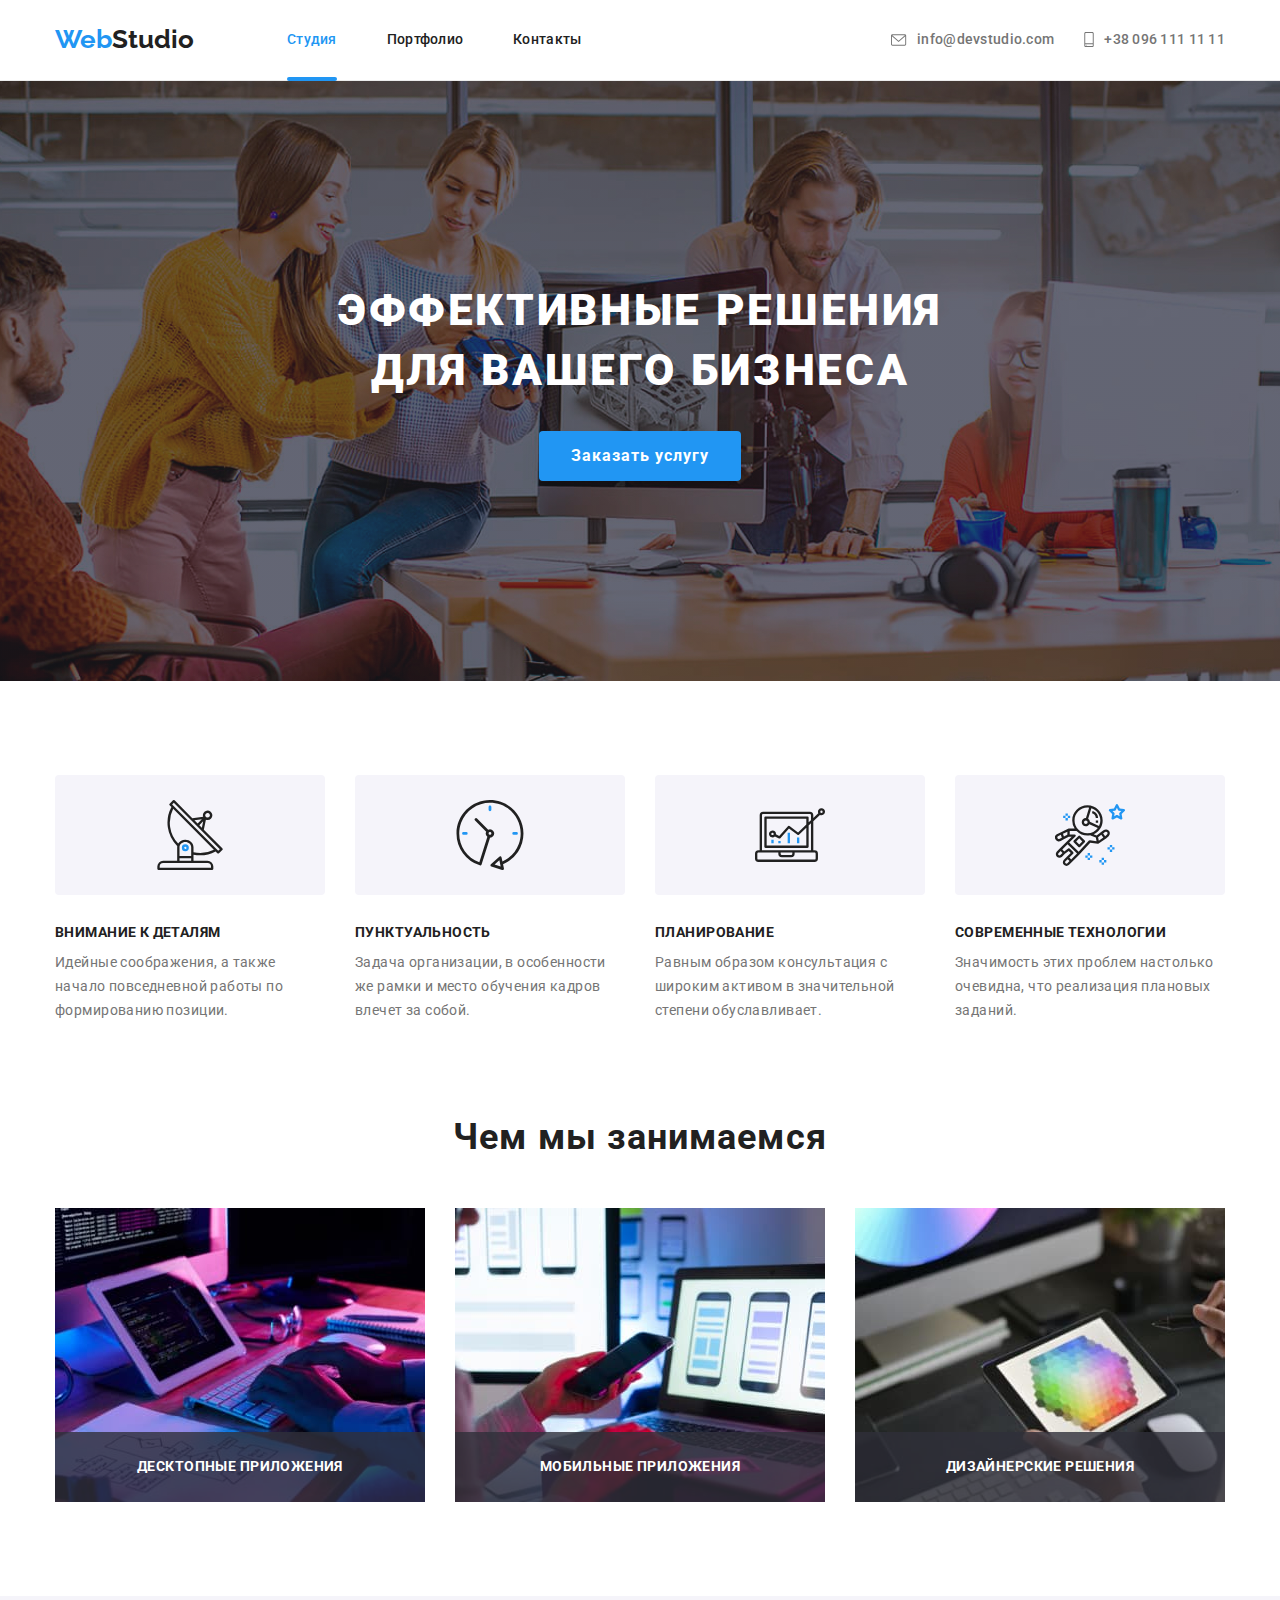
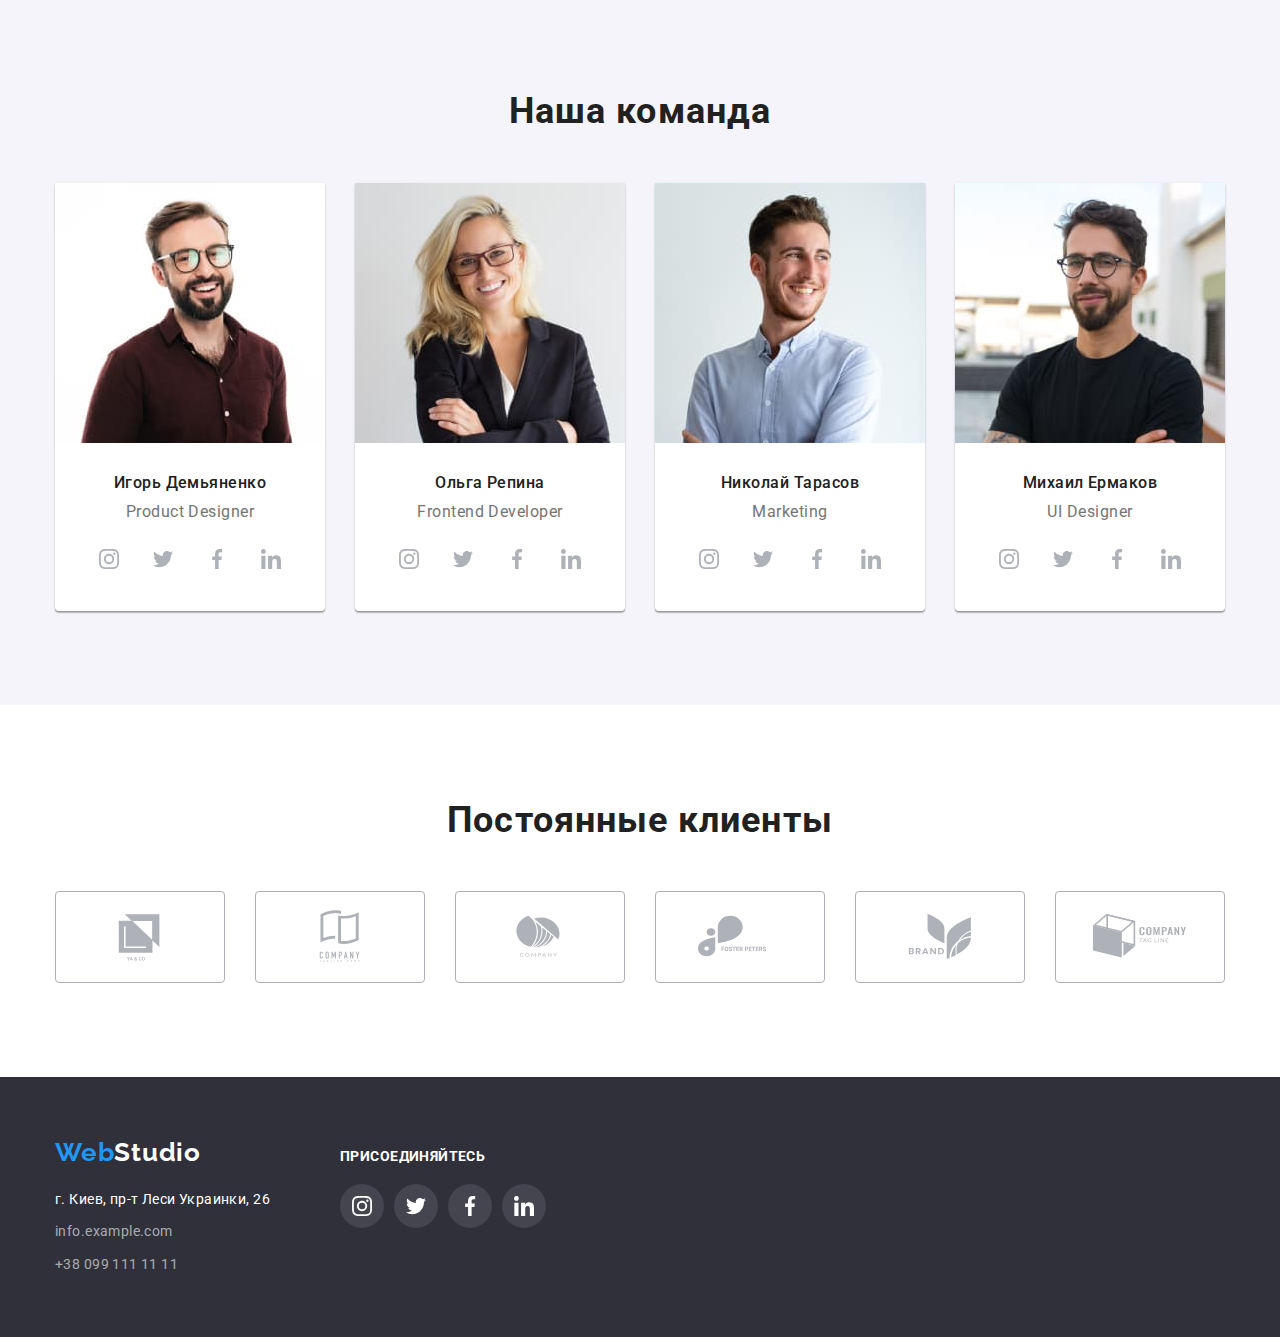
<file: index.html>
<!DOCTYPE html>
<html lang="ru">
  <head>
    <meta charset="UTF-8" />
    <meta http-equiv="X-UA-Compatible" content="IE=edge" />
    <meta name="viewport" content="width=device-width, initial-scale=1.0" />
    <title>Студия</title>
    <link
      rel="stylesheet"
      href="https://cdnjs.cloudflare.com/ajax/libs/modern-normalize/1.1.0/modern-normalize.min.css"
      integrity="sha512-wpPYUAdjBVSE4KJnH1VR1HeZfpl1ub8YT/NKx4PuQ5NmX2tKuGu6U/JRp5y+Y8XG2tV+wKQpNHVUX03MfMFn9Q=="
      crossorigin="anonymous"
      referrerpolicy="no-referrer"
    />
    <link
      rel="stylesheet"
      href="https://cdnjs.cloudflare.com/ajax/libs/animate.css/4.1.1/animate.min.css"
    />
    <link link rel="stylesheet" href="./css/styles.css" />
    <link link rel="preconnect" href="https://fonts.googleapis.com" />
    <link link rel="preconnect" href="https://fonts.gstatic.com" crossorigin />
    <link
      link
      href="https://fonts.googleapis.com/css2?family=Raleway:wght@700&family=Roboto:wght@400;500;700;900&display=swap"
      rel="stylesheet"
    />
  </head>

  <body data-boody>
    <!--Header-->
    <header class="header">
      <div class="container container-top-line">
        <a class="logo header-logo link" href="./index.html">
          <span class="logo-accent">Web</span>Studio
        </a>
        <div class="header-content">
          <nav class="nav">
            <ul class="nav-list list">
              <li class="nav-list-item">
                <a class="nav-link link nav-link-active" href="./index.html"
                  >Студия</a
                >
              </li>
              <li class="nav-list-item">
                <a class="nav-link link" href="./portfolio.html">Портфолио</a>
              </li>
              <li class="nav-list-item">
                <a class="nav-link link" href="#contacts">Контакты</a>
              </li>
            </ul>
          </nav>
          <ul class="top-menu-contacts-list list">
            <li class="top-menu-contacts-item">
              <a
                class="top-menu-contacts-link link"
                href="mailto:info@devstudio.com"
              >
                <svg
                  class="top-menu-contacts-icon icon-envelope"
                  width="16px"
                  height="12px"
                >
                  <use href="./images/icons.svg#icon-envelope"></use>
                </svg>
                info@devstudio.com
              </a>
            </li>
            <li class="top-menu-contacts-item">
              <a class="top-menu-contacts-link link" href="tel:+380961111111">
                <svg
                  class="top-menu-contacts-icon icon-smartphone"
                  width="10px"
                  height="16px"
                >
                  <use href="./images/icons.svg#icon-smartphone"></use></svg
                >+38 096 111 11 11</a
              >
            </li>
          </ul>
        </div>
      </div>
    </header>
    <main class="main content">
      <!--Hero section -->
      <section class="hero">
        <div class="container hero-container">
          <h1 class="hero-title">Эффективные решения для вашего бизнеса</h1>
          <button type="button" class="hero-button btn" data-modal-open>
            Заказать услугу
          </button>
        </div>
      </section>
      <!--Benefits Section-->
      <section class="benefits section">
        <div class="container benefits-container">
          <h2 class="section-title hidden">Особенности</h2>
          <!--скрыто-->
          <ul class="benefits-list list">
            <!--benefits item 1-->
            <li class="benefits-item">
              <div class="benefits-svg-container">
                <svg class="benefits-item-icon" width="70px" height="70px">
                  <use href="./images/icons.svg#icon-antenna"></use>
                </svg>
              </div>
              <p class="benefits-item-title item-title">Внимание к деталям</p>
              <p class="benefits-item-text">
                Идейные соображения, а также начало повседневной работы по
                формированию позиции.
              </p>
            </li>
            <!--benefits item 2-->
            <li class="benefits-item">
              <div class="benefits-svg-container">
                <svg class="benefits-item-icon" width="70px" height="70px">
                  <use href="./images/icons.svg#icon-clock"></use>
                </svg>
              </div>
              <p class="benefits-item-title item-title">Пунктуальность</p>
              <p class="benefits-item-text">
                Задача организации, в особенности же рамки и место обучения
                кадров влечет за собой.
              </p>
            </li>
            <!--benefits item 3-->
            <li class="benefits-item">
              <div class="benefits-svg-container">
                <svg class="benefits-item-icon" width="70px" height="70px">
                  <use href="./images/icons.svg#icon-diagram"></use>
                </svg>
              </div>
              <p class="benefits-item-title item-title">Планирование</p>
              <p class="benefits-item-text">
                Равным образом консультация с широким активом в значительной
                степени обуславливает.
              </p>
            </li>
            <!--benefits item 4-->
            <li class="benefits-item">
              <div class="benefits-svg-container">
                <svg class="benefits-item-icon" width="70px" height="70px">
                  <use href="./images/icons.svg#icon-astronaut"></use>
                </svg>
              </div>
              <p class="benefits-item-title item-title">
                Современные технологии
              </p>
              <p class="benefits-item-text">
                Значимость этих проблем настолько очевидна, что реализация
                плановых заданий.
              </p>
            </li>
          </ul>
        </div>
      </section>
      <!--Activities Section-->
      <section class="activities section">
        <div class="container activities-container">
          <h2 class="section-title">Чем мы занимаемся</h2>
          <ul class="activities-list list">
            <li class="activities-item">
              <img
                class="activities-img"
                src="./images/Activities/box1.jpg"
                alt="box1"
                width="370"
                height="294"
              />
              <h3 class="activities-item-title item-title">
                Десктопные приложения
              </h3>
            </li>
            <li class="activities-item">
              <img
                class="activities-img"
                src=".//images/Activities/box2.jpg"
                alt="box2"
                width="370"
                height="294"
              />
              <h3 class="activities-item-title item-title">
                Мобильные приложения
              </h3>
            </li>
            <li class="activities-item">
              <img
                class="activities-img"
                src="./images/Activities/box3.jpg"
                alt="box3"
                width="370"
                height="294"
              />
              <h3 class="activities-item-title item-title">
                Дизайнерские решения
              </h3>
            </li>
          </ul>
        </div>
      </section>
      <!--Team Section-->
      <section class="team section">
        <div class="container team-container">
          <h2 class="section-title">Наша команда</h2>
          <ul class="team-list list">
            <!--Team-card 1-->
            <li class="team-card">
              <img
                src="./images/team/productdesigner.jpg"
                alt="Игорь Демьяненко"
                class="team-img"
                width="270"
                height="260"
              />
              <h3 class="team-card-name">Игорь Демьяненко</h3>
              <p lang="en" class="team-card-position">Product Designer</p>
              <ul class="social-links list">
                <li class="social-links-item">
                  <a
                    class="social-link"
                    href="#"
                    aria-label="Instagram"
                    target="-blank"
                    rel="noopener noreferrer"
                    target="-blank"
                    rel="noopener noreferrer"
                  >
                    <svg class="social-link-icon" width="20px" height="20px">
                      <use href="./images/icons.svg#icon-instagram"></use>
                    </svg>
                  </a>
                </li>
                <li class="social-links-item">
                  <a
                    href="#"
                    class="social-link"
                    aria-label="Twitter"
                    target="-blank"
                    rel="noopener noreferrer"
                  >
                    <svg class="social-link-icon" width="20px" height="20px">
                      <use href="./images/icons.svg#icon-twitter"></use>
                    </svg>
                  </a>
                </li>
                <li class="social-links-item">
                  <a
                    href="#"
                    class="social-link"
                    aria-label="Facebook"
                    target="-blank"
                    rel="noopener noreferrer"
                  >
                    <svg class="social-link-icon" width="20px" height="20px">
                      <use href="./images/icons.svg#icon-facebook"></use>
                    </svg>
                  </a>
                </li>
                <li class="social-links-item">
                  <a
                    href="#"
                    class="social-link"
                    aria-label="Linkedin"
                    target="-blank"
                    rel="noopener noreferrer"
                  >
                    <svg class="social-link-icon" width="20px" height="20px">
                      <use href="./images/icons.svg#icon-linkedin"></use>
                    </svg>
                  </a>
                </li>
              </ul>
            </li>
            <!--Team-card 2-->
            <li class="team-card">
              <img
                src="./images/team/fronenddeveloper.jpg"
                alt="Ольга Репина"
                class="team-img"
                width="270"
                height="260"
              />
              <h3 class="team-card-name">Ольга Репина</h3>
              <p lang="en" class="team-card-position">Frontend Developer</p>
              <ul class="social-links list">
                <li class="social-links-item">
                  <a
                    class="social-link"
                    href="#"
                    aria-label="Instagram"
                    target="-blank"
                    rel="noopener noreferrer"
                  >
                    <svg class="social-link-icon" width="20px" height="20px">
                      <use href="./images/icons.svg#icon-instagram"></use>
                    </svg>
                  </a>
                </li>
                <li class="social-links-item">
                  <a
                    href="#"
                    class="social-link"
                    aria-label="Twitter"
                    target="-blank"
                    rel="noopener noreferrer"
                  >
                    <svg class="social-link-icon" width="20px" height="20px">
                      <use href="./images/icons.svg#icon-twitter"></use>
                    </svg>
                  </a>
                </li>
                <li class="social-links-item">
                  <a
                    href="#"
                    class="social-link"
                    aria-label="Facebook"
                    target="-blank"
                    rel="noopener noreferrer"
                  >
                    <svg class="social-link-icon" width="20px" height="20px">
                      <use href="./images/icons.svg#icon-facebook"></use>
                    </svg>
                  </a>
                </li>
                <li class="social-links-item">
                  <a
                    href="#"
                    class="social-link"
                    aria-label="Linkedin"
                    target="-blank"
                    rel="noopener noreferrer"
                  >
                    <svg class="social-link-icon" width="20px" height="20px">
                      <use href="./images/icons.svg#icon-linkedin"></use>
                    </svg>
                  </a>
                </li>
              </ul>
            </li>
            <!--Team-card 3-->
            <li class="team-card">
              <img
                src="./images/team/marketing.jpg"
                alt="Николай Тарасов"
                class="team-img"
                width="270"
                height="260"
              />
              <h3 class="team-card-name">Николай Тарасов</h3>
              <p lang="en" class="team-card-position">Marketing</p>
              <ul class="social-links list">
                <li class="social-links-item">
                  <a
                    class="social-link"
                    href="#"
                    aria-label="Instagram"
                    target="-blank"
                    rel="noopener noreferrer"
                  >
                    <svg class="social-link-icon" width="20px" height="20px">
                      <use href="./images/icons.svg#icon-instagram"></use>
                    </svg>
                  </a>
                </li>
                <li class="social-links-item">
                  <a
                    href="#"
                    class="social-link"
                    aria-label="Twitter"
                    target="-blank"
                    rel="noopener noreferrer"
                  >
                    <svg class="social-link-icon" width="20px" height="20px">
                      <use href="./images/icons.svg#icon-twitter"></use>
                    </svg>
                  </a>
                </li>
                <li class="social-links-item">
                  <a
                    href="#"
                    class="social-link"
                    aria-label="Facebook"
                    target="-blank"
                    rel="noopener noreferrer"
                  >
                    <svg class="social-link-icon" width="20px" height="20px">
                      <use href="./images/icons.svg#icon-facebook"></use>
                    </svg>
                  </a>
                </li>
                <li class="social-links-item">
                  <a
                    href="#"
                    class="social-link"
                    aria-label="Linkedin"
                    target="-blank"
                    rel="noopener noreferrer"
                  >
                    <svg class="social-link-icon" width="20px" height="20px">
                      <use href="./images/icons.svg#icon-linkedin"></use>
                    </svg>
                  </a>
                </li>
              </ul>
            </li>
            <!--Team-card 4-->
            <li class="team-card">
              <img
                src="./images/team/uidesigner.jpg"
                alt="Михаил Ермаков"
                class="team-img"
                width="270"
                height="260"
              />
              <h3 class="team-card-name">Михаил Ермаков</h3>
              <p lang="en" class="team-card-position">UI Designer</p>
              <ul class="social-links list">
                <li class="social-links-item">
                  <a
                    class="social-link"
                    href="#"
                    aria-label="Instagram"
                    target="-blank"
                    rel="noopener noreferrer"
                  >
                    <svg class="social-link-icon" width="20px" height="20px">
                      <use href="./images/icons.svg#icon-instagram"></use>
                    </svg>
                  </a>
                </li>
                <li class="social-links-item">
                  <a href="#" class="social-link" aria-label="Twitter">
                    <svg class="social-link-icon" width="20px" height="20px">
                      <use
                        href="./images/icons.svg#icon-twitter"
                        target="-blank"
                        rel="noopener noreferrer"
                      ></use>
                    </svg>
                  </a>
                </li>
                <li class="social-links-item">
                  <a
                    href="#"
                    class="social-link"
                    aria-label="Facebook"
                    target="-blank"
                    rel="noopener noreferrer"
                  >
                    <svg class="social-link-icon" width="20px" height="20px">
                      <use href="./images/icons.svg#icon-facebook"></use>
                    </svg>
                  </a>
                </li>
                <li class="social-links-item">
                  <a
                    href="#"
                    class="social-link"
                    aria-label="Linkedin"
                    target="-blank"
                    rel="noopener noreferrer"
                  >
                    <svg class="social-link-icon" width="20px" height="20px">
                      <use href="./images/icons.svg#icon-linkedin"></use>
                    </svg>
                  </a>
                </li>
              </ul>
            </li>
          </ul>
        </div>
      </section>
      <!--Clients-->
      <section class="clients section">
        <div class="container clients-container">
          <h2 class="section-title">Постоянные клиенты</h2>
          <ul class="clients-list list">
            <li class="clients-item">
              <a
                href=""
                class="clients-link"
                aria-label="client1"
                target="-blank"
                rel="noopener noreferrer"
              >
                <svg class="clients-logo" width="106px" height="60px">
                  <use href="./images/icons.svg#icon-client-1"></use>
                </svg>
              </a>
            </li>
            <li class="clients-item">
              <a
                href=""
                class="clients-link"
                aria-label="client2"
                target="-blank"
                rel="noopener noreferrer"
              >
                <svg class="clients-logo" width="106px" height="60px">
                  <use href="./images/icons.svg#icon-client-2"></use>
                </svg>
              </a>
            </li>
            <li class="clients-item">
              <a
                href=""
                class="clients-link"
                aria-label="client3"
                target="-blank"
                rel="noopener noreferrer"
              >
                <svg class="clients-logo" width="106px" height="60px">
                  <use href="./images/icons.svg#icon-client-3"></use>
                </svg>
              </a>
            </li>
            <li class="clients-item">
              <a
                href=""
                class="clients-link"
                aria-label="client4"
                target="-blank"
                rel="noopener noreferrer"
              >
                <svg class="clients-logo" width="106px" height="60px">
                  <use href="./images/icons.svg#icon-client-4"></use>
                </svg>
              </a>
            </li>
            <li class="clients-item">
              <a
                href=""
                class="clients-link"
                aria-label="client5"
                target="-blank"
                rel="noopener noreferrer"
              >
                <svg class="clients-logo" width="106px" height="60px">
                  <use href="./images/icons.svg#icon-client-5"></use>
                </svg>
              </a>
            </li>
            <li class="clients-item">
              <a
                href=""
                class="clients-link"
                aria-label="client6"
                target="-blank"
                rel="noopener noreferrer"
              >
                <svg class="clients-logo" width="106px" height="60px">
                  <use href="./images/icons.svg#icon-client-6"></use>
                </svg>
              </a>
            </li>
          </ul>
        </div>
      </section>
    </main>
    <!--Footer-->
    <footer class="footer" id="contacts">
      <div class="container footer-container">
        <div class="footer-contacts-conteiner">
          <a class="logo footer-logo link" href="./index.html">
            <span class="logo-accent">Web</span>Studio
          </a>
          <address class="footer-address">
            <ul class="footer-list list">
              <li class="footer-item">
                <a
                  href="https://goo.gl/maps/AorqNfxdtR1ALaBC8"
                  target="-blank"
                  rel="noopener noreferrer"
                  class="footer-contacts-item link"
                  >г. Киев, пр-т Леси Украинки, 26</a
                >
              </li>
              <li class="footer-item">
                <a
                  class="footer-contacts-link link"
                  href="mailto:info.example.com"
                  >info.example.com</a
                >
              </li>
              <li class="footer-item">
                <a class="footer-contacts-link link" href="tel:+380991111111">
                  +38 099 111 11 11</a
                >
              </li>
            </ul>
          </address>
        </div>
        <div class="footer-social-links-container">
          <strong class="footer-action">присоединяйтесь</strong>
          <ul class="social-links list">
            <li class="social-links-item">
              <a
                class="footer-social-link"
                href="#"
                aria-label="Instagram"
                target="-blank"
                rel="noopener noreferrer"
              >
                <svg
                  class="social-link-icon footer-icon"
                  width="20px"
                  height="20px"
                >
                  <use href="./images/icons.svg#icon-instagram"></use>
                </svg>
              </a>
            </li>
            <li class="social-links-item">
              <a
                href="#"
                class="footer-social-link"
                aria-label="Twitter"
                target="-blank"
                rel="noopener noreferrer"
              >
                <svg
                  class="social-link-icon footer-icon"
                  width="20px"
                  height="20px"
                >
                  <use href="./images/icons.svg#icon-twitter"></use>
                </svg>
              </a>
            </li>
            <li class="social-links-item">
              <a
                href="#"
                class="footer-social-link"
                aria-label="Facebook"
                target="-blank"
                rel="noopener noreferrer"
              >
                <svg
                  class="social-link-icon footer-icon"
                  width="20px"
                  height="20px"
                >
                  <use href="./images/icons.svg#icon-facebook"></use>
                </svg>
              </a>
            </li>
            <li class="social-links-item">
              <a
                href="#"
                class="footer-social-link"
                aria-label="Linkedin"
                target="-blank"
                rel="noopener noreferrer"
              >
                <svg
                  class="social-link-icon footer-icon"
                  width="20px"
                  height="20px"
                >
                  <use href="./images/icons.svg#icon-linkedin"></use>
                </svg>
              </a>
            </li>
          </ul>
        </div>
      </div>
    </footer>
    <!-- Modal form -->
    <div class="backdrop is-hidden" data-modal>
      <div class="backdrop-inner">
        <form action="#" class="modal-form">
        <button class="modal-form-btn-close" data-modal-close>
          <svg class="icon-close" width="18px" height="18px">
            <use href="./images/icons.svg#icon-close"></use>
          </svg>
        </button>
        </form>
      </div>
    </div>
    <script src="./js/modal.js"></script>
  </body>
</html>
</file>
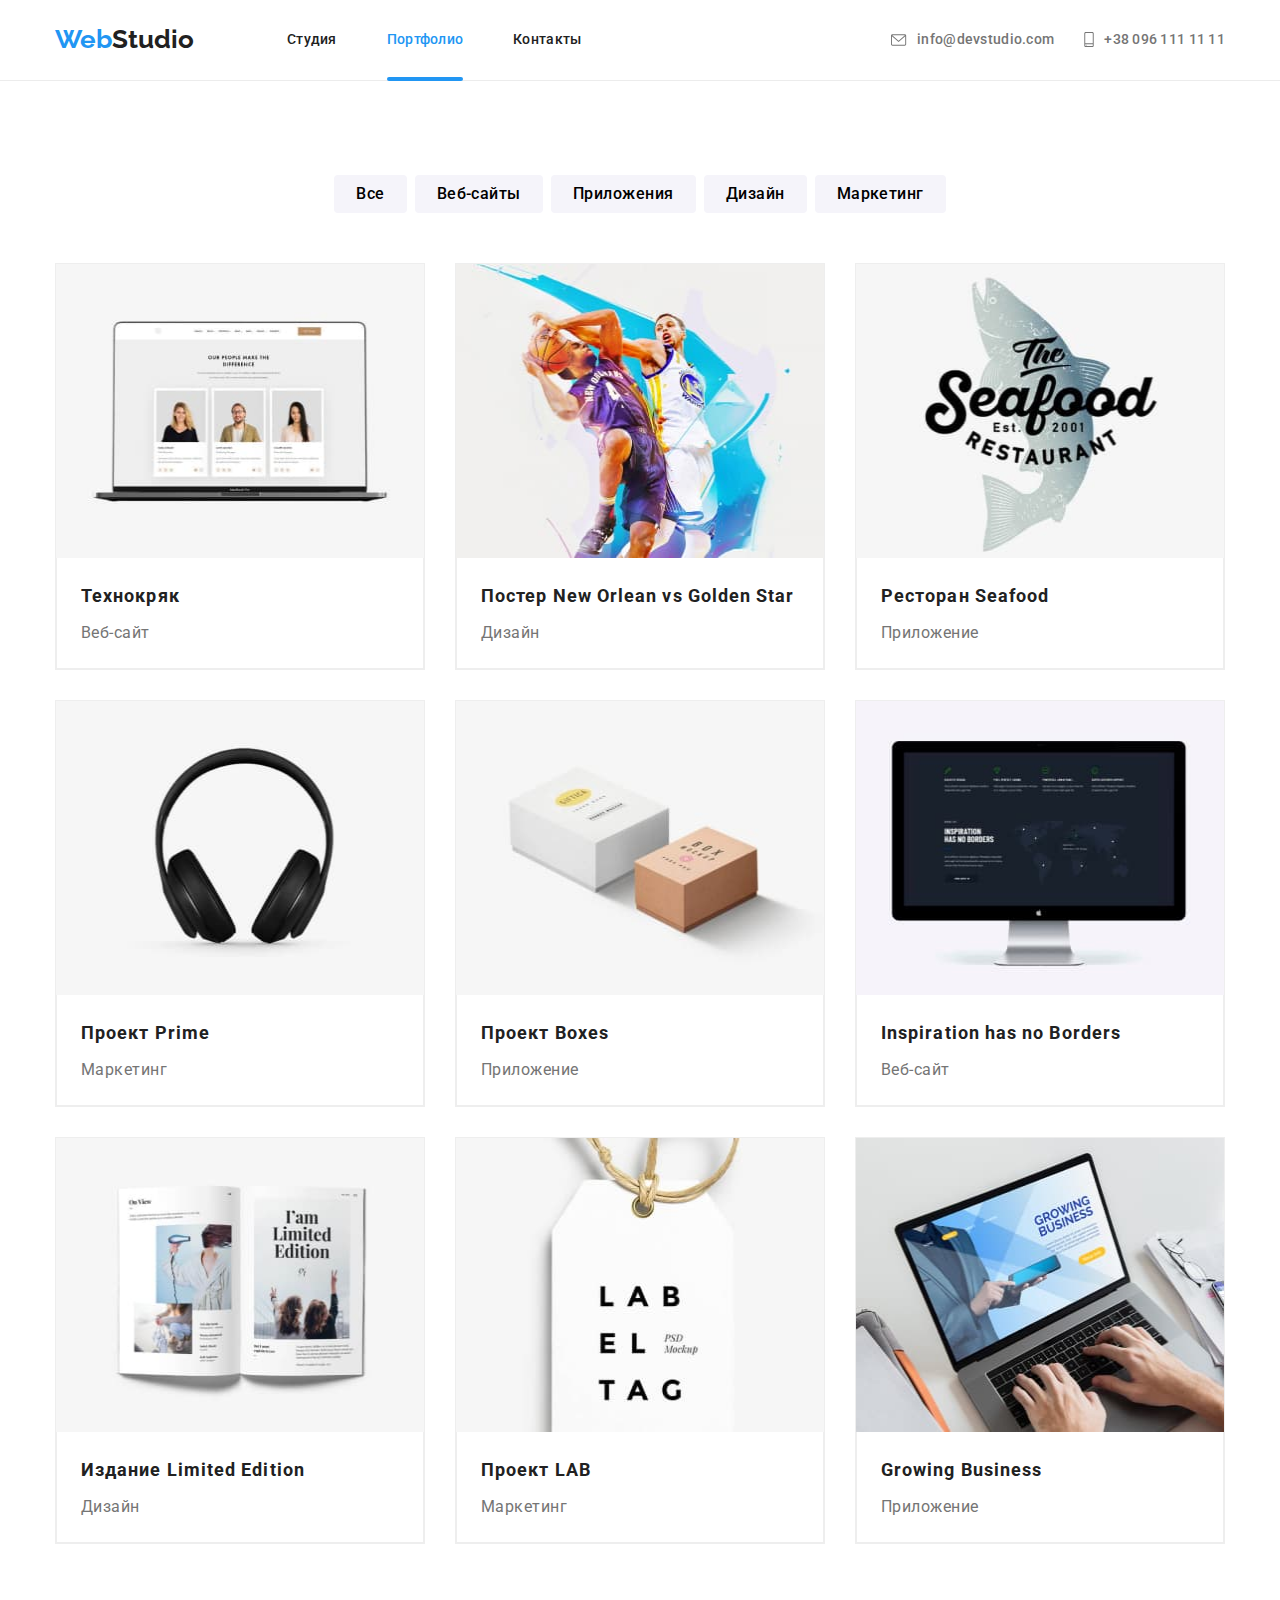
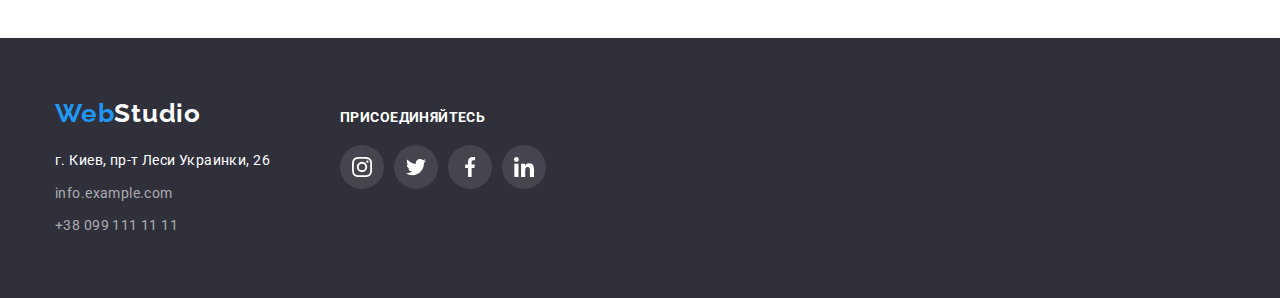
<file: portfolio.html>
<!DOCTYPE html>
<html lang="ru">
  <head>
    <meta charset="UTF-8" />
    <meta http-equiv="X-UA-Compatible" content="IE=edge" />
    <meta name="viewport" content="width=device-width, initial-scale=1.0" />
    <title>Портфолио</title>
    <link
      rel="stylesheet"
      href="https://cdnjs.cloudflare.com/ajax/libs/modern-normalize/1.1.0/modern-normalize.min.css"
      integrity="sha512-wpPYUAdjBVSE4KJnH1VR1HeZfpl1ub8YT/NKx4PuQ5NmX2tKuGu6U/JRp5y+Y8XG2tV+wKQpNHVUX03MfMFn9Q=="
      crossorigin="anonymous"
      referrerpolicy="no-referrer"
    />
    <link link rel="stylesheet" href="./css/styles.css" />
    <link
      link
      href="https://fonts.googleapis.com/css2?family=Raleway:wght@700&family=Roboto:wght@400;500;700;900&display=swap"
      rel="stylesheet"
    />
  </head>

  <body>
    <!-- header -->
    <header class="header">
      <div class="container container-top-line">
        <a class="logo header-logo link" href="./index.html">
          <span class="logo-accent">Web</span>Studio
        </a>
        <div class="header-content">
          <nav class="nav">
            <ul class="nav-list list">
              <li class="nav-list-item">
                <a class="nav-link link" href="./index.html">Студия</a>
              </li>
              <li class="nav-list-item">
                <a class="nav-link link nav-link-active" href="./portfolio.html"
                  >Портфолио
                </a>
              </li>
              <li class="nav-list-item">
                <a class="nav-link link" href="#contacts">Контакты</a>
              </li>
            </ul>
          </nav>
          <ul class="top-menu-contacts-list list">
            <li class="top-menu-contacts-item">
              <a
                class="top-menu-contacts-link link"
                href="mailto:info@devstudio.com"
              >
                <svg
                  class="top-menu-contacts-icon icon-envelope"
                  width="16px"
                  height="12px"
                >
                  <use href="./images/icons.svg#icon-envelope"></use>
                </svg>
                info@devstudio.com
              </a>
            </li>
            <li class="top-menu-contacts-item">
              <a class="top-menu-contacts-link link" href="tel:+380961111111">
                <svg
                  class="top-menu-contacts-icon icon-smartphone"
                  width="10px"
                  height="16px"
                >
                  <use href="./images/icons.svg#icon-smartphone"></use></svg
                >+38 096 111 11 11</a
              >
            </li>
          </ul>
        </div>
      </div>
    </header>
    <main>
      <section class="portfolio section">
        <!-- Filters -->
        <div class="container filters-container">
          <h2 class="section-title hidden">Фильтры</h2>
          <ul class="filters-list list">
            <li class="filters-item item">
              <button class="filters-button btn" type="button">Все</button>
            </li>
            <li class="filters-item item">
              <button class="filters-button btn" type="button">
                Веб-сайты
              </button>
            </li>
            <li class="filters-item item">
              <button class="filters-button btn" type="button">
                Приложения
              </button>
            </li>
            <li class="filters-item item">
              <button class="filters-button btn" type="button">Дизайн</button>
            </li>
            <li class="filters-item item">
              <button class="filters-button btn" type="button">
                Маркетинг
              </button>
            </li>
          </ul>
        </div>
        <!-- Projects -->
        <div class="container projects-container">
          <h2 class="section-title hidden">Проекты</h2>
          <!-- скрыть -->
          <ul class="projects-list list">
            <li class="projects-item">
              <div class="projects-picture">
                <img
                  src="./images/projects/project1.jpg"
                  alt="project1"
                  class="projects-img"
                  width="370"
                  height="294"
                />
                <p class="overlay">
                  Ресурс предлагает комплексные предложения с разным уровнем
                  функционала и сервисов. Все это позволит посетителю получить
                  исчерпывающие сведения о компании или частном лице.
                </p>
              </div>
              <div class="projects-card">
                <h3 class="projects-name">Технокряк</h3>
                <p class="projets-description">Веб-сайт</p>
              </div>
            </li>
            <li class="projects-item">
              <div class="projects-picture">
                <img
                  src="./images/projects/project2.jpg"
                  alt="project2"
                  class="projects-img"
                  width="370"
                  height="294"
                />
                <p class="overlay">
                  Ресурс предлагает комплексные предложения с разным уровнем
                  функционала и сервисов. Все это позволит посетителю получить
                  исчерпывающие сведения о компании или частном лице.
                </p>
              </div>
              <div class="projects-card">
                <h3 class="projects-name">Постер New Orlean vs Golden Star</h3>
                <p class="projets-description">Дизайн</p>
              </div>
            </li>
            <li class="projects-item">
              <div class="projects-picture">
                <img
                  src="./images/projects/project3.jpg"
                  alt="project3"
                  class="projects-img"
                  width="370"
                  height="294"
                />
                <p class="overlay">
                  Ресурс предлагает комплексные предложения с разным уровнем
                  функционала и сервисов. Все это позволит посетителю получить
                  исчерпывающие сведения о компании или частном лице.
                </p>
              </div>
              <div class="projects-card">
                <h3 class="projects-name">Ресторан Seafood</h3>
                <p class="projets-description">Приложение</p>
              </div>
            </li>
            <li class="projects-item">
              <div class="projects-picture">
                <img
                  src="./images/projects/project4.jpg"
                  alt="project4"
                  class="projects-img"
                  width="370"
                  height="294"
                />
                <p class="overlay">
                  Ресурс предлагает комплексные предложения с разным уровнем
                  функционала и сервисов. Все это позволит посетителю получить
                  исчерпывающие сведения о компании или частном лице.
                </p>
              </div>
              <div class="projects-card">
                <h3 class="projects-name">Проект Prime</h3>
                <p class="projets-description">Маркетинг</p>
              </div>
            </li>
            <li class="projects-item">
              <div class="projects-picture">
                <img
                  src="./images/projects/project5.jpg"
                  alt="project5"
                  class="projects-img"
                  width="370"
                  height="294"
                />
                <p class="overlay">
                  Ресурс предлагает комплексные предложения с разным уровнем
                  функционала и сервисов. Все это позволит посетителю получить
                  исчерпывающие сведения о компании или частном лице.
                </p>
              </div>
              <div class="projects-card">
                <h3 class="projects-name">Проект Boxes</h3>
                <p class="projets-description">Приложение</p>
              </div>
            </li>
            <li class="projects-item">
              <div class="projects-picture">
                <img
                  src="./images/projects/project6.jpg"
                  alt="project6"
                  class="projects-img"
                  width="370"
                  height="294"
                />
                <p class="overlay">
                  Ресурс предлагает комплексные предложения с разным уровнем
                  функционала и сервисов. Все это позволит посетителю получить
                  исчерпывающие сведения о компании или частном лице.
                </p>
              </div>
              <div class="projects-card">
                <h3 class="projects-name" lang="en">
                  Inspiration has no Borders
                </h3>
                <p class="projets-description">Веб-сайт</p>
              </div>
            </li>
            <li class="projects-item">
              <div class="projects-picture">
                <img
                  src="./images/projects/project7.jpg"
                  alt="project7"
                  class="projects-img"
                  width="370"
                  height="294"
                />
                <p class="overlay">
                  Ресурс предлагает комплексные предложения с разным уровнем
                  функционала и сервисов. Все это позволит посетителю получить
                  исчерпывающие сведения о компании или частном лице.
                </p>
              </div>
              <div class="projects-card">
                <h3 class="projects-name">Издание Limited Edition</h3>
                <p class="projets-description">Дизайн</p>
              </div>
            </li>
            <li class="projects-item">
              <div class="projects-picture">
                <img
                  src="./images/projects/project8.jpg"
                  alt="project8"
                  class="projects-img"
                  width="370"
                  height="294"
                />
                <p class="overlay">
                  Ресурс предлагает комплексные предложения с разным уровнем
                  функционала и сервисов. Все это позволит посетителю получить
                  исчерпывающие сведения о компании или частном лице.
                </p>
              </div>
              <div class="projects-card">
                <h3 class="projects-name">Проект LAB</h3>
                <p class="projets-description">Маркетинг</p>
              </div>
            </li>
            <li class="projects-item">
              <div class="projects-picture">
                <img
                  src="./images/projects/project9.jpg"
                  alt="project9"
                  class="projects-img"
                  width="370"
                  height="294"
                />
                <p class="overlay">
                  Ресурс предлагает комплексные предложения с разным уровнем
                  функционала и сервисов. Все это позволит посетителю получить
                  исчерпывающие сведения о компании или частном лице.
                </p>
              </div>
              <div class="projects-card">
                <h3 class="projects-name" lang="en">Growing Business</h3>
                <p class="projets-description">Приложение</p>
              </div>
            </li>
          </ul>
        </div>
      </section>
    </main>
    <!--Footer-->
    <footer class="footer" id="contacts">
      <div class="container footer-container">
        <div class="footer-contacts-conteiner">
          <a class="logo footer-logo link" href="./index.html">
            <span class="logo-accent">Web</span>Studio
          </a>
          <address class="footer-address">
            <ul class="footer-list list">
              <li class="footer-item">
                <a
                  href="https://goo.gl/maps/AorqNfxdtR1ALaBC8"
                  target="-blank"
                  rel="noopener noreferrer"
                  class="footer-contacts-item link"
                  >г. Киев, пр-т Леси Украинки, 26</a
                >
              </li>
              <li class="footer-item">
                <a
                  class="footer-contacts-link link"
                  href="mailto:info.example.com"
                  >info.example.com</a
                >
              </li>
              <li class="footer-item">
                <a class="footer-contacts-link link" href="tel:+380991111111">
                  +38 099 111 11 11</a
                >
              </li>
            </ul>
          </address>
        </div>
        <div class="footer-social-links-container">
          <strong class="footer-action">присоединяйтесь</strong>
          <ul class="social-links list">
            <li class="social-links-item">
              <a
                class="footer-social-link"
                href="#"
                aria-label="Instagram"
                target="-blank"
                rel="noopener noreferrer"
              >
                <svg
                  class="social-link-icon footer-icon"
                  width="20px"
                  height="20px"
                >
                  <use href="./images/icons.svg#icon-instagram"></use>
                </svg>
              </a>
            </li>
            <li class="social-links-item">
              <a
                href="#"
                class="footer-social-link"
                aria-label="Twitter"
                target="-blank"
                rel="noopener noreferrer"
              >
                <svg
                  class="social-link-icon footer-icon"
                  width="20px"
                  height="20px"
                >
                  <use href="./images/icons.svg#icon-twitter"></use>
                </svg>
              </a>
            </li>
            <li class="social-links-item">
              <a
                href="#"
                class="footer-social-link"
                aria-label="Facebook"
                target="-blank"
                rel="noopener noreferrer"
              >
                <svg
                  class="social-link-icon footer-icon"
                  width="20px"
                  height="20px"
                >
                  <use href="./images/icons.svg#icon-facebook"></use>
                </svg>
              </a>
            </li>
            <li class="social-links-item">
              <a
                href="#"
                class="footer-social-link"
                aria-label="Linkedin"
                target="-blank"
                rel="noopener noreferrer"
              >
                <svg
                  class="social-link-icon footer-icon"
                  width="20px"
                  height="20px"
                >
                  <use href="./images/icons.svg#icon-linkedin"></use>
                </svg>
              </a>
            </li>
          </ul>
        </div>
      </div>
    </footer>
  </body>
</html>
</file>
<file: css/styles.css>
:root {
  --accent: #2196f3;
  --main-bg: #ffffff;
  --secondary-bg: #f5f4fa;
  --main-text: #212121;
  --secondary-text: #757575;
  --light-text: #ffffff;
  --footer-contacts: rgba(255, 255, 255, 0.6);
  --footer-bg: #2f303a;
  --nav-underline: #ececec;
  --item-border: #eeeeee;
  --social-links: #afb1b8;
  --hero-bg: #c4c4c4;
  /* fonts */
  --main-font: 'Roboto';
  --secondary-font: 'Raleway';
  /* animation */
  --animation: 250ms cubic-bezier(0.4, 0, 0.2, 1);
}

*,
*::before,
*::after {
  box-sizing: border-box;
}

body {
  font-family: var(--main-font), sans-serif;
  font-size: 16px;
  line-height: 1.15;
  color: var(--main-text);
  background-color: var(--main-bg);
  margin: 0;
}

.no-scroll {
  overflow: hidden;
}

h1,
h2,
h3,
p {
  margin: 0;
  pointer-events: none;
}

.hidden {
  position: absolute;
  width: 1px;
  height: 1px;
  margin: -1px;
  border: 0;
  padding: 0;
  white-space: nowrap;
  clip-path: inset(100%);
  clip: rect(0 0 0 0);
  overflow: hidden;
}

img {
  width: 100%;
  display: block;
}

.btn {
  font-family: inherit;
  text-transform: none;
  border-style: none;
  border-radius: 4px;
}

.list {
  list-style: none;
  margin: 0;
  padding: 0;
  display: flex;
  flex-direction: row;
}

.link {
  text-decoration: none;
  color: var(--main-text);
}

.container {
  margin-left: auto;
  margin-right: auto;
  width: 1200px;
  padding-left: 15px;
  padding-right: 15px;
}

.section {
  padding: 94px 0px;
}

/* Header section */

.header {
  background-color: var(--main-bg);
  border-bottom: 1px solid var(--nav-underline);
}

.header {
  width: 100%;
  display: flex;
  align-items: center;
  justify-content: start;
}

.container-top-line {
  display: flex;
  align-items: center;
}

.header-content {
  margin-left: 93px;
  width: 100%;
  display: flex;
  flex-direction: row;
  align-items: center;
  justify-content: space-between;
}

.nav-list-item {
  display: flex;
  margin-right: 50px;
}
.nav-list-item:last-child {
  margin-right: 0;
}

/* contacts link */

.top-menu-contacts-list {
  margin-left: auto;
  width: auto;
  display: flex;
}

.top-menu-contacts-item {
  margin-right: 30px;
  justify-content: flex-start;
  display: flex;
  align-items: center;
}
.top-menu-contacts-item:last-child {
  margin-right: 0;
}

.top-menu-contacts-icon {
  fill: currentColor;
  margin-right: 10px;

  transition: color 250ms cubic-bezier(0.4, 0, 0.2, 1);
}

.nav-link,
.top-menu-contacts-link {
  font-style: normal;
  font-weight: 500;
  font-size: 14px;
  line-height: 1.14;
  letter-spacing: 0.02em;

  transition: color 250ms cubic-bezier(0.4, 0, 0.2, 1);
}
.nav-link {
  color: var(--main-text);
  padding-top: 32px;
  padding-bottom: 32px;

  position: relative;
}

.nav-link-active {
  color: var(--accent);
}

.nav-link-active::after {
  content: '';
  display: block;

  width: 100%;
  height: 4px;

  background-color: var(--accent);
  border-radius: 2px;

  bottom: auto;
  top: 77px;

  position: absolute;
}

.top-menu-contacts-link {
  color: var(--secondary-text);

  display: flex;
  align-items: center;
}

/* Hover */

.top-menu-contacts-link:hover,
.nav-link:hover,
.footer-contacts-link:hover,
.footer-contacts-item:hover,
.top-menu-contacts-link:focus,
.nav-link:focus,
.footer-contacts-link:focus,
.footer-contacts-item:focus,
.top-menu-contacts-icon:hover,
.top-menu-contacts-icon:focus {
  outline: none;
  border: none;
  color: var(--accent);
}

.hero-button,
.filters-button:hover,
.hero-button,
.filters-button:focus {
  outline: none;
  cursor: pointer;
}

.filters-button:hover,
.filters-button:focus {
  background-color: var(--accent);
  box-shadow: 0px 3px 1px rgba(0, 0, 0, 0.1), 0px 1px 2px rgba(0, 0, 0, 0.08),
    0px 2px 2px rgba(0, 0, 0, 0.12);
  color: var(--light-text);
}

.projects-item:hover,
.projects-item:focus {
  box-shadow: 0px 1px 1px rgba(0, 0, 0, 0.12), 0px 4px 4px rgba(0, 0, 0, 0.06),
    1px 4px 6px rgba(0, 0, 0, 0.16);
}

/* Logo */

.logo {
  width: 145px;
  height: 31px;
  display: flex;
  font-size: 26px;
  line-height: 1.2;
  font-family: var(--secondary-font), sans-serif;
  font-weight: 700;
}

.logo-accent {
  color: var(--accent);
}

/* Hero section */
.hero {
  width: 100%;
  min-height: 600px;

  display: flex;
  align-items: center;

  background-image: linear-gradient(to left bottom, rgba(47, 48, 58, 0.4), rgba(47, 48, 58, 0.4)), url(../images/BG/Img.jpg);
  background-repeat: no-repeat, no-repeat, no-repeat;
  background-size: 1600px;
  background-color: var(--hero-bg);

  background-position: 50% 50%;
}

.hero-container {
  max-width: 696px;
  margin: auto;
}

.hero-container {
  display: flex;
  flex-direction: column;
}

.hero-title {
  font-style: normal;
  font-weight: 900;
  font-size: 44px;
  line-height: 1.36;
  color: var(--light-text);
  text-align: center;
  letter-spacing: 0.06em;
  text-transform: uppercase;
}

.hero-title {
  margin-bottom: 30px;
}

/* hero button */

.hero-button {
  font-style: normal;
  font-weight: 700;
  line-height: 1.875;
  font-size: 16px;
  background-color: var(--accent);
  box-shadow: 0px 4px 4px rgba(0, 0, 0, 0.15);
  letter-spacing: 0.06em;
  color: var(--light-text);
}

.hero-button {
  margin-left: auto;
  margin-right: auto;
  padding: 10px 32px;
}

.hero-button {
  display: block;
}

/* Section title */
.section-title {
  font-style: normal;
  font-weight: 700;
  font-size: 36px;
  line-height: 1.17;
  text-align: center;
  letter-spacing: 0.03em;
}
.section-title {
  text-align: center;
  margin-bottom: 50px;
}

/* Benefits section */

.benefits-item {
  margin-right: 30px;
  width: calc((100% - (4 - 1) * 30px) / 4);
}

.benefits-item:last-child {
  margin-right: 0;
}

.benefits-item-title {
  text-align: left;
  margin-bottom: 10px;
}

.item-title {
  font-style: normal;
  font-weight: 700;
  font-size: 14px;
  line-height: 1.14;
  letter-spacing: 0.03em;
  text-transform: uppercase;
}

.benefits-item-text {
  font-size: 14px;
  line-height: 1.7;
  letter-spacing: 0.03em;
  color: var(--secondary-text);
}

.benefits-svg-container {
  margin-bottom: 30px;
  padding-top: 25px;
  padding-bottom: 25px;

  display: flex;
  align-items: center;
  justify-content: center;
  background-color: var(--secondary-bg);
  border-radius: 4px;
}

/* Activities section */

.activities {
  display: flex;
  flex-wrap: wrap;
  padding-top: 0;
}

.activities-item {
  margin-right: 30px;
  width: calc((100% - (3 - 1) * 30px) / 3);
  position: relative;
}

.activities-item:last-child {
  margin-right: 0;
}

.activities-item-title {
  position: absolute;
  width: 100%;
  bottom: 0;
  padding-top: 27px;
  padding-bottom: 27px;
  background-color: rgba(47, 48, 58, 0.8);
  text-align: center;
  color: var(--light-text);
}

/* Team Section */

.team {
  background-color: var(--secondary-bg);
  padding-bottom: 94px;
}

.team-card:last-child {
  margin-right: 0px;
}
.team-card {
  margin-right: 30px;
  box-shadow: 0px 1px 3px rgba(0, 0, 0, 0.12), 0px 1px 1px rgba(0, 0, 0, 0.14),
    0px 2px 1px rgba(0, 0, 0, 0.2);
  border-radius: 0px 0px 4px 4px;
  text-align: center;
  padding-bottom: 30px;
  width: calc((100% - (4 - 1) * 30px) / 4);
  background-color: var(--main-bg);
}

.team-img {
  margin-bottom: 30px;
}

.team-card-name {
  margin-bottom: 10px;
}

.team-card-position {
  margin-bottom: 16px;
}
.team-card-name,
.team-card-position {
  font-style: normal;
  font-size: 16px;
  line-height: 1.19;
  text-align: center;
  letter-spacing: 0.03em;
}
.team-card-name {
  font-weight: 500;
}
.team-card-position,
.projets-description {
  color: var(--secondary-text);
}

.social-links {
  display: flex;
  flex-direction: row;
  justify-content: center;
}

.social-links-item:not(:last-child) {
  margin-right: 10px;
}

.social-link {
  width: 44px;
  height: 44px;

  display: flex;
  justify-content: center;
  align-items: center;

  color: var(--social-links);
  background-color: var(--main-bg);
  border-radius: 50%;

  transition: color 250ms cubic-bezier(0.4, 0, 0.2, 1),
  background-color 250ms cubic-bezier(0.4, 0, 0.2, 1);
}

.social-link:hover,
.social-link:focus {
  outline: none;
  border: none;
  color: var(--light-text);
  background-color: var(--accent);
}

.social-link-icon {
  fill: currentColor;
}

/* Portfolio filters */

.filters-container {
  display: flex;
  justify-content: center;
  flex-wrap: wrap;
  margin-bottom: 50px;
}

.filters-list {
  flex-wrap: wrap;
}
.filters-item {
  display: flex;
}
.filters-button {
  font-style: normal;
  font-weight: 500;
  font-size: 16px;
  line-height: 1.6;
  text-align: center;
  letter-spacing: 0.03em;
  background-color: var(--secondary-bg);
  padding: 6px 22px;

  transition: color 250ms cubic-bezier(0.4, 0, 0.2, 1),
    background-color 250ms cubic-bezier(0.4, 0, 0.2, 1),
    box-shadow 250ms cubic-bezier(0.4, 0, 0.2, 1);
}

.filters-item:not(:last-child) {
  margin-right: 8px;
}
/* Ptojects section */

.projects-list {
  flex-wrap: wrap;
  align-items: flex-start;
}
.projects-item {
  width: calc((100% - (3 - 1) * 30px) / 3);
  display: flex;
  flex-direction: column;
  border: 1px solid #eeeeee;

  transition: box-shadow 250ms cubic-bezier(0.4, 0, 0.2, 1);
}

.projects-item:not(:nth-child(3n)) {
  margin-right: 30px;
}

.projects-item:not(:nth-last-child(-n + 3)) {
  margin-bottom: 30px;
}

/* Overlay*/
.projects-picture {
  position: relative;
  }

.overlay {
  font-family: var(--main-font);
  font-size: 18px;
  line-height: 1.56;
  font-weight: 400;
}

.overlay {
  position: absolute;
  overflow: hidden;
  width: 100%;
  height: 0;

  bottom: 0;
  padding: 0;

  background-color: rgba(33, 150, 243, 0.9);
  color: var(--light-text);

  transition: height 250ms cubic-bezier(0.4, 0, 0.2, 1),
    padding 250ms cubic-bezier(0.4, 0, 0.2, 1);
}

.projects-item:hover .overlay,
.projects-item:focus .overlay {
  height: 100%;
  padding: 63px 24px;
}

.projects-card {
  text-align: left;
  border-left: 1px solid #eeeeee;
  border-right: 1px solid #eeeeee;
  border-bottom: 1px solid #eeeeee;
  padding: 20px 24px;
}
.projects-name {
  font-style: normal;
  font-weight: 700;
  font-size: 18px;
  line-height: 2;
  letter-spacing: 0.06em;
  margin-bottom: 4px;
}

.projets-description {
  line-height: 1.88;
  letter-spacing: 0.03em;
}
/* clients */

.clients-list {
  display: flex;
}

.clients-item {
  margin-right: 30px;
  width: calc((100% - (6 - 1) * 30px) / 6);
}

.clients-item:last-child {
  margin-right: 0;
}

.clients-link {
  width: 170px;
  height: 92px;

  display: flex;
  align-items: center;
  justify-content: center;

  color: var(--social-links);
  border: 1px solid var(--social-links);
  border-radius: 4px;

  transition: color 250ms cubic-bezier(0.4, 0, 0.2, 1),
    border-color 250ms cubic-bezier(0.4, 0, 0.2, 1);
}

.clients-link:hover,
.clients-link:focus {
  border-color: var(--accent);
  color: var(--accent);
  outline: none;
}

.clients-logo {
  fill: currentColor;
}
/* Footer */
.footer {
  background-color: var(--footer-bg);
  padding-top: 60px;
  padding-bottom: 60px;
}

.footer-container {
  display: flex;
  text-align: left;
  flex-direction: row;
  align-items: baseline;
}

.footer-list {
  flex-direction: column;
}

.footer-item {
  margin-bottom: 9px;
}

.footer-item:last-child {
  margin-bottom: 0px;
}

.footer-logo {
  font-style: normal;
  font-weight: 700;
  font-size: 26px;
  line-height: 1.19;
  letter-spacing: 0.03em;
  color: var(--light-text);
  margin-bottom: 20px;
}

.footer-contacts-item,
.footer-contacts-link {
  font-style: normal;
  font-weight: 400;
  font-size: 14px;
  line-height: 1.7;
  letter-spacing: 0.03em;
}

.footer-contacts-item {
  color: var(--light-text);

  transition: color 250ms cubic-bezier(0.4, 0, 0.2, 1);
}

.footer-contacts-link {
  color: rgba(255, 255, 255, 0.6);

  transition: color 250ms cubic-bezier(0.4, 0, 0.2, 1);
}

.footer-social-links-container {
  width: 206px;
  margin-left: 70px;
  display: flex;
  flex-direction: column;
}

.footer-action {
  margin-bottom: 20px;

  font-weight: 700;
  font-size: 14px;
  line-height: 16px;
  letter-spacing: 0.03em;
  text-transform: uppercase;

  color: var(--light-text);
}

.footer-social-link {
  width: 44px;
  height: 44px;

  display: flex;
  justify-content: center;
  align-items: center;

  color: var(--light-text);
  background-color: rgba(255, 255, 255, 0.1);
  border-radius: 50%;
}

.footer-social-link:hover,
.footer-social-link:focus {
  outline: none;
  border: none;
  color: var(--light-text);
  background-color: var(--accent);
}

/* Modal form */

.backdrop {
  position: fixed;
  top: 0;
  left: 0;
  width: 100%;
  height: 100%;
  z-index: 100;
  background-color: rgba(0, 0, 0, 0.2);

  opacity: 1;
  visibility: visible;
  pointer-events: initial;

  transition: all 500ms cubic-bezier(0.4, 0, 0.2, 1); 
  transition: opacity var(--animation), visibility var(--animation);
}

.backdrop-inner {
  position: absolute;

  top: 50%;
  left: 50%;
  transform: translate(-50%, -50%);
  min-width: 528px;
  min-height: 581px;

  background-color: var(--main-bg);
  box-shadow: 0px 1px 3px rgba(0, 0, 0, 0.12), 0px 1px 1px rgba(0, 0, 0, 0.14),
    0px 2px 1px rgba(0, 0, 0, 0.2);
  border-radius: 4px;
  transition: all 250ms cubic-bezier(0.4, 0, 0.2, 1); 
  }
  /* bottom: 0;
  right: 0;
  overflow-y: auto;
  */


/* .modal-form{
   color: var(--main-text);
  font-family: "Roboto-Normal";
} */

/* overflow-y: auto;
  transition: transform 250ms cubic-bezier(0.4, 0, 0.2, 1);
  top: 221px;
  left: 50%;
  transform: translateX(-50%) scale(1);
 */
  /* position: absolute; */

.backdrop.is-hidden {
  opacity: 0;
  visibility: hidden;
  pointer-events: none;
}

.modal-form-btn-close {
  width: 30px;
  height: 30px;

  position: absolute;
  top: 8px;
  right: 8px;

  display: flex;
  align-items: center;
  justify-content: center;

  color: var(--main-text);
  border-radius: 50%;
  border: 1px solid rgba(0, 0, 0, 0.1);
  background-color: var(--main-bg);
  cursor: pointer;
}
/* transition: color 250ms cubic-bezier(0.4, 0, 0.2, 1); */

.icon-close{
  fill: currentColor;
  display: block;
}
</file>
